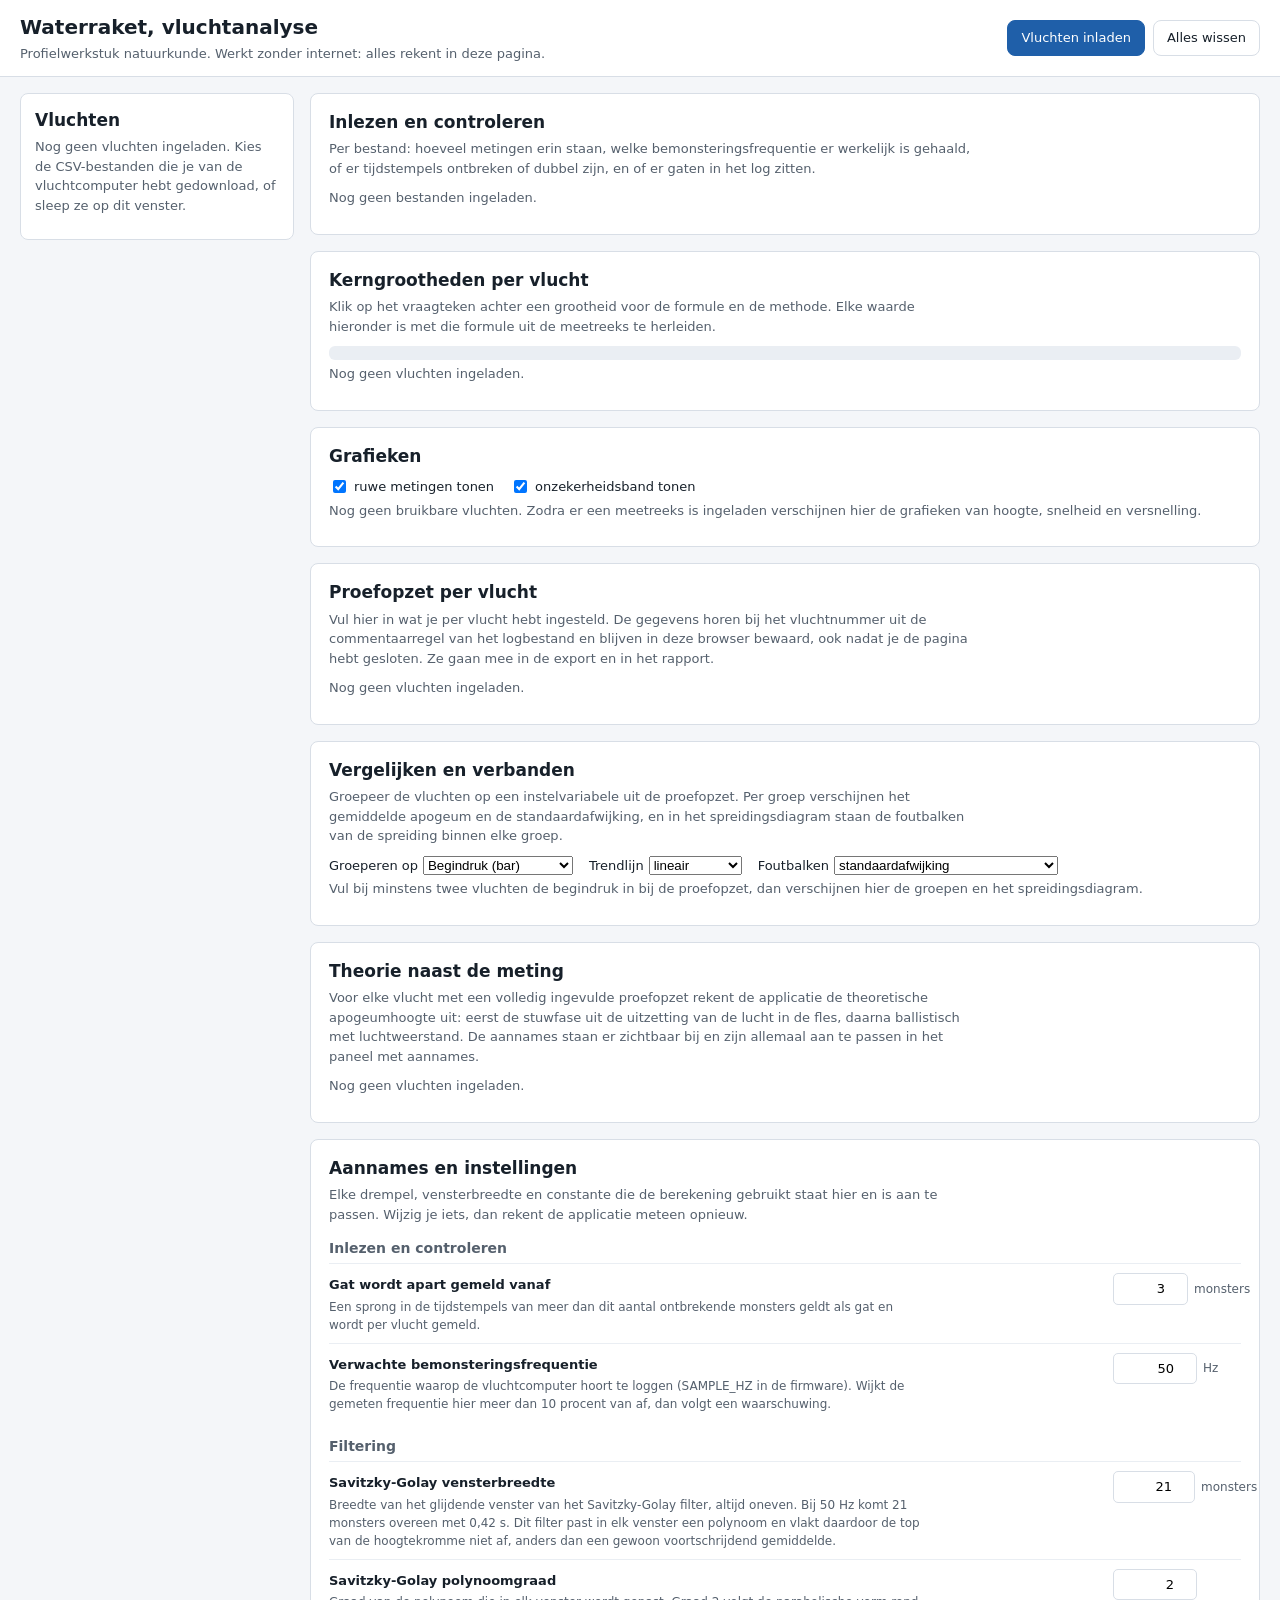
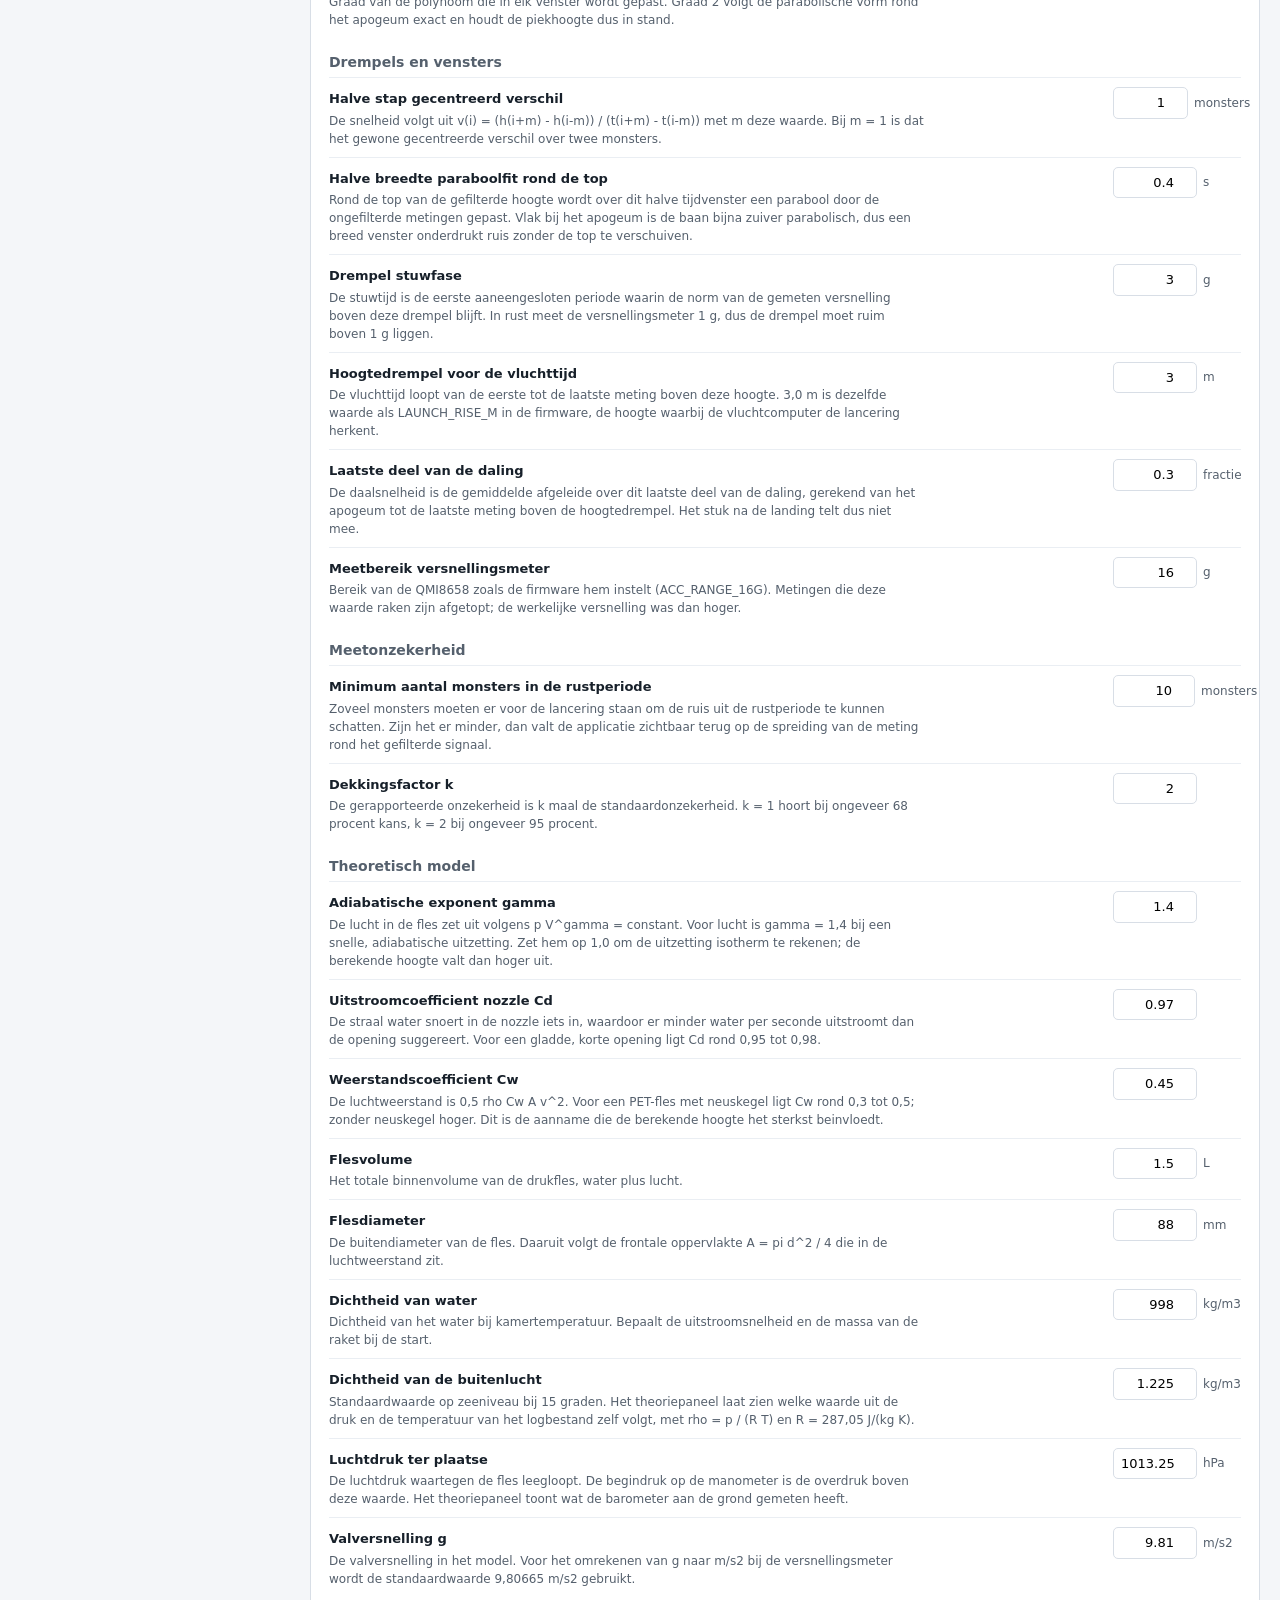
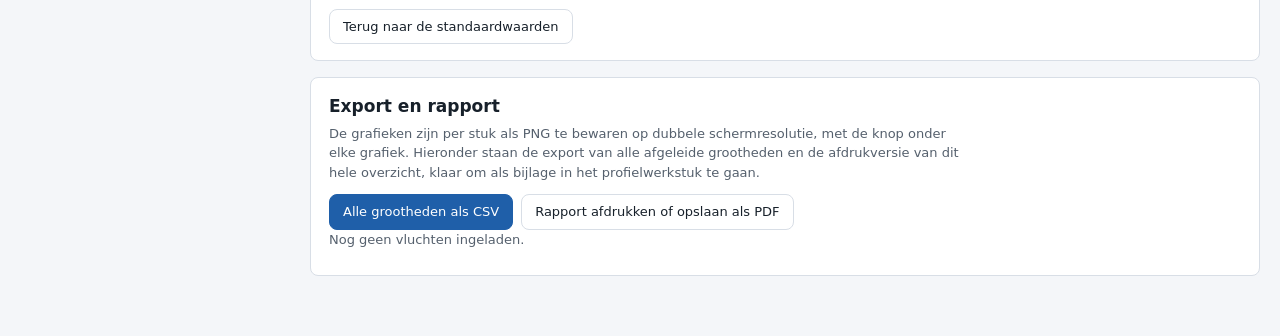
<file: webapp/index.html>
<!DOCTYPE html>
<html lang="nl">
<head>
<meta charset="utf-8">
<meta name="viewport" content="width=device-width, initial-scale=1">
<title>Waterraket - vluchtanalyse</title>
<link rel="stylesheet" href="stijl.css">
</head>
<body>

<header class="kop">
  <div class="kop-titel">
    <h1>Waterraket, vluchtanalyse</h1>
    <p class="onder">Profielwerkstuk natuurkunde. Werkt zonder internet: alles rekent in deze pagina.</p>
  </div>
  <div class="kop-knoppen">
    <label class="knop primair" for="bestanden">Vluchten inladen</label>
    <input type="file" id="bestanden" accept=".csv,text/csv" multiple hidden>
    <button type="button" class="knop" id="knop-wis-vluchten">Alles wissen</button>
  </div>
</header>

<div class="werkblad">

  <aside class="zijbalk" id="zijbalk">
    <h2>Vluchten</h2>
    <p class="leeg" id="geen-vluchten">
      Nog geen vluchten ingeladen. Kies de CSV-bestanden die je van de vluchtcomputer hebt
      gedownload, of sleep ze op dit venster.
    </p>
    <ul class="vluchtenlijst" id="vluchtenlijst"></ul>
  </aside>

  <main class="hoofd">

    <div class="printkop">
      <h1>Waterraket, vluchtanalyse</h1>
      <p id="printkop-onder"></p>
    </div>

    <section class="kaart" id="sectie-inlezen">
      <h2>Inlezen en controleren</h2>
      <p class="uitleg">
        Per bestand: hoeveel metingen erin staan, welke bemonsteringsfrequentie er werkelijk is
        gehaald, of er tijdstempels ontbreken of dubbel zijn, en of er gaten in het log zitten.
      </p>
      <div id="inleesrapport"></div>
    </section>

    <section class="kaart" id="sectie-grootheden">
      <h2>Kerngrootheden per vlucht</h2>
      <p class="uitleg">
        Klik op het vraagteken achter een grootheid voor de formule en de methode. Elke waarde
        hieronder is met die formule uit de meetreeks te herleiden.
      </p>
      <div id="filterregel" class="filterregel"></div>
      <div id="groothedentabel"></div>
    </section>

    <section class="kaart" id="sectie-grafieken">
      <h2>Grafieken</h2>
      <div class="regelknoppen niet-printen">
        <label><input type="checkbox" id="toon-ruw" checked> ruwe metingen tonen</label>
        <label><input type="checkbox" id="toon-band" checked> onzekerheidsband tonen</label>
      </div>
      <div id="grafieken"></div>
    </section>

    <section class="kaart" id="sectie-proefopzet">
      <h2>Proefopzet per vlucht</h2>
      <p class="uitleg">
        Vul hier in wat je per vlucht hebt ingesteld. De gegevens horen bij het vluchtnummer uit
        de commentaarregel van het logbestand en blijven in deze browser bewaard, ook nadat je de
        pagina hebt gesloten. Ze gaan mee in de export en in het rapport.
      </p>
      <div id="proefopzet"></div>
    </section>

    <section class="kaart" id="sectie-vergelijken">
      <h2>Vergelijken en verbanden</h2>
      <p class="uitleg">
        Groepeer de vluchten op een instelvariabele uit de proefopzet. Per groep verschijnen het
        gemiddelde apogeum en de standaardafwijking, en in het spreidingsdiagram staan de
        foutbalken van de spreiding binnen elke groep.
      </p>
      <div class="regelknoppen niet-printen">
        <label>Groeperen op
          <select id="groepeer-op"></select>
        </label>
        <label>Trendlijn
          <select id="trendsoort">
            <option value="geen">geen</option>
            <option value="lineair" selected>lineair</option>
            <option value="kwadratisch">kwadratisch</option>
          </select>
        </label>
        <label>Foutbalken
          <select id="foutbalksoort">
            <option value="sd" selected>standaardafwijking</option>
            <option value="sem">standaardfout van het gemiddelde</option>
          </select>
        </label>
      </div>
      <div id="vergelijken"></div>
    </section>

    <section class="kaart" id="sectie-theorie">
      <h2>Theorie naast de meting</h2>
      <p class="uitleg">
        Voor elke vlucht met een volledig ingevulde proefopzet rekent de applicatie de
        theoretische apogeumhoogte uit: eerst de stuwfase uit de uitzetting van de lucht in de
        fles, daarna ballistisch met luchtweerstand. De aannames staan er zichtbaar bij en zijn
        allemaal aan te passen in het paneel met aannames.
      </p>
      <div id="theorie"></div>
    </section>

    <section class="kaart" id="paneel-aannames">
      <h2>Aannames en instellingen</h2>
      <p class="uitleg">
        Elke drempel, vensterbreedte en constante die de berekening gebruikt staat hier en is aan
        te passen. Wijzig je iets, dan rekent de applicatie meteen opnieuw.
      </p>
      <div id="aannames-inhoud"></div>
      <div class="knoppenrij">
        <button type="button" class="knop" id="knop-herstel-aannames">Terug naar de standaardwaarden</button>
      </div>
    </section>

    <section class="kaart" id="sectie-rapport">
      <h2>Export en rapport</h2>
      <p class="uitleg">
        De grafieken zijn per stuk als PNG te bewaren op dubbele schermresolutie, met de knop
        onder elke grafiek. Hieronder staan de export van alle afgeleide grootheden en de
        afdrukversie van dit hele overzicht, klaar om als bijlage in het profielwerkstuk te gaan.
      </p>
      <div class="knoppenrij">
        <button type="button" class="knop primair" id="knop-csv">Alle grootheden als CSV</button>
        <button type="button" class="knop" id="knop-print">Rapport afdrukken of opslaan als PDF</button>
      </div>
      <div id="rapport-inhoud"></div>
    </section>

  </main>
</div>

<div class="sleepvlak" id="sleepvlak"><span>Laat los om de vluchten in te laden</span></div>

<script src="js/kern/getal.js"></script>
<script src="js/kern/parameters.js"></script>
<script src="js/kern/csv.js"></script>
<script src="js/kern/signaal.js"></script>
<script src="js/kern/analyse.js"></script>
<script src="js/kern/statistiek.js"></script>
<script src="js/kern/theorie.js"></script>
<script src="js/ui/grafiek.js"></script>
<script src="js/ui/opslag.js"></script>
<script src="js/ui/export.js"></script>
<script src="js/app.js"></script>
</body>
</html>
</file>
<file: webapp/stijl.css>
/*
  stijl.css  -  vormgeving van de vluchtanalyse

  Bewust rustig en op papier gericht: de rapportweergave moet zonder
  bijstellen op A4 uit de printer komen.
*/

:root {
  --inkt:        #17202a;
  --inkt-zacht:  #55606d;
  --lijn:        #d8dee6;
  --lijn-zacht:  #eaeef3;
  --vlak:        #ffffff;
  --achtergrond: #f4f6f9;
  --accent:      #1f5fa9;
  --accent-zacht:#e8f0fa;
  --waarschuw:   #a55a00;
  --waarschuw-vlak: #fdf3e3;
  --fout:        #a3271f;
  --fout-vlak:   #fbeceb;
  --goed:        #1d6b3f;
  --radius: 8px;
}

* { box-sizing: border-box; }

html, body {
  margin: 0;
  padding: 0;
  background: var(--achtergrond);
  color: var(--inkt);
  font: 15px/1.5 system-ui, -apple-system, "Segoe UI", Roboto, "Helvetica Neue", Arial, sans-serif;
  font-variant-numeric: tabular-nums;
}

h1 { font-size: 20px; margin: 0; }
h2 { font-size: 17px; margin: 0 0 4px; }
h3 { font-size: 15px; margin: 18px 0 6px; }
h4 { font-size: 14px; margin: 14px 0 4px; color: var(--inkt-zacht); }

p { margin: 0 0 10px; }
.onder { color: var(--inkt-zacht); font-size: 13px; margin: 2px 0 0; }
.uitleg { color: var(--inkt-zacht); font-size: 13px; max-width: 78ch; }
.leeg { color: var(--inkt-zacht); font-size: 13px; }

/* ---------- kop ---------- */
.kop {
  display: flex; align-items: center; justify-content: space-between; gap: 16px;
  padding: 12px 20px;
  background: var(--vlak);
  border-bottom: 1px solid var(--lijn);
  position: sticky; top: 0; z-index: 20;
}
.kop-knoppen { display: flex; gap: 8px; flex-wrap: wrap; }

.knop {
  display: inline-block;
  border: 1px solid var(--lijn);
  background: var(--vlak);
  color: var(--inkt);
  border-radius: var(--radius);
  padding: 7px 13px;
  font: inherit;
  font-size: 13px;
  cursor: pointer;
}
.knop:hover { background: var(--lijn-zacht); }
.knop.primair { background: var(--accent); border-color: var(--accent); color: #fff; }
.knop.primair:hover { background: #17497f; }
.knop:disabled { opacity: .5; cursor: default; }
.knoppenrij { display: flex; gap: 8px; flex-wrap: wrap; margin-top: 12px; }

/* ---------- indeling ---------- */
.werkblad { display: flex; align-items: flex-start; gap: 16px; padding: 16px 20px 60px; }
.zijbalk {
  flex: 0 0 274px; position: sticky; top: 74px;
  background: var(--vlak); border: 1px solid var(--lijn); border-radius: var(--radius);
  padding: 14px;
  max-height: calc(100vh - 96px); overflow: auto;
}
.hoofd { flex: 1 1 auto; min-width: 0; display: flex; flex-direction: column; gap: 16px; }
.kaart {
  background: var(--vlak); border: 1px solid var(--lijn); border-radius: var(--radius);
  padding: 16px 18px;
}

/* ---------- vluchtenlijst ---------- */
.vluchtenlijst { list-style: none; margin: 10px 0 0; padding: 0; }
.vluchtenlijst li {
  display: flex; align-items: flex-start; gap: 8px;
  padding: 8px 6px; border-top: 1px solid var(--lijn-zacht);
}
.vluchtenlijst li:first-child { border-top: none; }
.vluchtenlijst .naam { font-weight: 600; font-size: 14px; }
.vluchtenlijst .detail { color: var(--inkt-zacht); font-size: 12px; }
.vluchtenlijst .kleurbal {
  width: 12px; height: 12px; border-radius: 3px; flex: 0 0 auto; margin-top: 4px;
}
.vluchtenlijst .rest { flex: 1 1 auto; min-width: 0; }
.vluchtenlijst .weg {
  border: none; background: none; color: var(--inkt-zacht); cursor: pointer;
  font-size: 16px; line-height: 1; padding: 2px 4px;
}
.vluchtenlijst .weg:hover { color: var(--fout); }

/* ---------- meldingen ---------- */
.melding {
  border-radius: 6px; padding: 8px 11px; font-size: 13px; margin: 6px 0;
  border: 1px solid transparent;
}
.melding.waarschuwing { background: var(--waarschuw-vlak); border-color: #f0d9ae; color: var(--waarschuw); }
.melding.fout        { background: var(--fout-vlak);      border-color: #f0c3bf; color: var(--fout); }
.melding.goed        { background: #eaf5ee;               border-color: #bfe0cb; color: var(--goed); }
.melding strong { font-weight: 600; }

/* ---------- tabellen ---------- */
table.data { border-collapse: collapse; width: 100%; font-size: 13px; margin: 8px 0 4px; }
table.data th, table.data td {
  border-bottom: 1px solid var(--lijn-zacht); padding: 6px 8px; text-align: left; vertical-align: top;
}
table.data th { color: var(--inkt-zacht); font-weight: 600; white-space: nowrap; }
table.data td.getal, table.data th.getal { text-align: right; white-space: nowrap; }
table.data tbody tr:hover { background: var(--lijn-zacht); }

/* ---------- grootheden ---------- */
.filterregel {
  font-size: 12px; color: var(--inkt-zacht); background: var(--lijn-zacht);
  border-radius: 6px; padding: 7px 10px; margin: 8px 0 4px;
}
.vraagteken {
  border: 1px solid var(--lijn); background: var(--vlak); color: var(--accent);
  border-radius: 50%; width: 18px; height: 18px; line-height: 1; padding: 0;
  font-size: 11px; font-weight: 700; cursor: pointer; vertical-align: 1px;
}
.vraagteken:hover { background: var(--accent-zacht); }
tr.toelichting td { background: var(--accent-zacht); }
tr.toelichting:hover td { background: var(--accent-zacht); }
.formule {
  font-family: ui-monospace, SFMono-Regular, Menlo, Consolas, monospace;
  font-size: 12.5px; background: var(--vlak); border: 1px solid var(--lijn);
  border-radius: 5px; padding: 6px 9px; margin-bottom: 6px; overflow-x: auto;
}
table.grootheden tr:not(.toelichting) td:first-child { white-space: nowrap; }
tr.toelichting td { white-space: normal; }
tr.toelichting .uitleg { max-width: none; margin: 0; }

/* ---------- theorie ---------- */
.aannamelijst ol { margin: 6px 0 0; padding-left: 22px; font-size: 13px; }
.aannamelijst li { margin: 5px 0; }
.aannamewaarde {
  font-family: ui-monospace, SFMono-Regular, Menlo, Consolas, monospace;
  font-size: 12px; background: var(--lijn-zacht); border-radius: 4px; padding: 1px 5px;
  white-space: nowrap;
}
.fitblok { margin-top: 8px; }

/* ---------- proefopzet ---------- */
table.proefopzet input {
  width: 88px; padding: 5px 7px; border: 1px solid var(--lijn); border-radius: 5px;
  font: inherit; font-size: 13px; text-align: right;
}
table.proefopzet input.tekstveld { width: 100%; min-width: 160px; text-align: left; }
table.proefopzet td { vertical-align: middle; }
table.proefopzet .naam { font-weight: 600; }
table.proefopzet .detail { font-size: 11px; color: var(--inkt-zacht); }

/* ---------- grafieken ---------- */
.regelknoppen { display: flex; gap: 16px; flex-wrap: wrap; margin: 8px 0 4px; font-size: 13px; }
.regelknoppen label { display: inline-flex; align-items: center; gap: 5px; }
figure.grafiek {
  margin: 12px 0; border: 1px solid var(--lijn); border-radius: var(--radius);
  padding: 6px; background: var(--vlak); overflow-x: auto;
}
figure.grafiek canvas { display: block; max-width: 100%; }
figure.grafiek figcaption {
  font-size: 12px; color: var(--inkt-zacht); padding: 4px 6px 2px;
  display: flex; justify-content: space-between; align-items: center; gap: 10px;
}

/* ---------- inleesrapport ---------- */
.bestandblok { border: 1px solid var(--lijn); border-radius: var(--radius); padding: 12px 14px; margin: 12px 0; }
.bestandblok > h3 { margin-top: 0; }
.kerncijfers { display: flex; flex-wrap: wrap; gap: 18px; margin: 6px 0 10px; }
.kerncijfer .waarde { font-size: 17px; font-weight: 600; }
.kerncijfer .naam { font-size: 12px; color: var(--inkt-zacht); }

/* ---------- aannames ---------- */
.aannamegroep { margin: 14px 0 0; }
.aannamerij {
  display: grid; grid-template-columns: 1fr 128px; gap: 8px 14px;
  align-items: start; padding: 9px 0; border-top: 1px solid var(--lijn-zacht);
}
.aannamerij label { font-size: 13px; font-weight: 600; }
.aannamerij .uitleg { font-size: 12px; margin: 2px 0 0; }
.aannamerij .invoervak { display: flex; align-items: center; gap: 6px; }
.aannamerij input {
  width: 84px; padding: 5px 7px; border: 1px solid var(--lijn); border-radius: 5px;
  font: inherit; font-size: 13px; text-align: right;
}
.aannamerij .eenheid { font-size: 12px; color: var(--inkt-zacht); min-width: 34px; }

/* ---------- sleepvlak ---------- */
.sleepvlak {
  position: fixed; inset: 0; display: none; align-items: center; justify-content: center;
  background: rgba(31, 95, 169, .12); border: 3px dashed var(--accent); z-index: 50;
  font-size: 18px; color: var(--accent); font-weight: 600;
}
.sleepvlak.aan { display: flex; }

/* ---------- afdrukken ---------- */
.printkop { display: none; }

@page { size: A4 portrait; margin: 14mm 12mm; }

@media print {
  html, body { background: #fff; font-size: 10pt; }
  .kop, .zijbalk, .sleepvlak, .knop, .knoppenrij, .regelknoppen,
  .vraagteken, .niet-printen { display: none !important; }
  .werkblad { display: block; padding: 0; }
  .hoofd { display: block; }

  .printkop { display: block; margin: 0 0 8mm; border-bottom: 1.5pt solid #17202a; padding-bottom: 3mm; }
  .printkop h1 { font-size: 16pt; }
  .printkop p { font-size: 9pt; color: #55606d; margin: 2mm 0 0; }

  .kaart {
    border: none; padding: 0; margin: 0 0 9mm;
    break-inside: auto; page-break-inside: auto;
  }
  h2 {
    font-size: 12.5pt; border-bottom: 0.5pt solid #d8dee6; padding-bottom: 1mm;
    break-after: avoid; page-break-after: avoid;
  }
  h3, h4 { break-after: avoid; page-break-after: avoid; }
  p, li { orphans: 3; widows: 3; }

  /* op papier moet elke tabel binnen de bladbreedte blijven: koppen en cellen
     mogen dus afbreken, ook al staan ze op het scherm op een regel */
  table.data {
    font-size: 8pt; break-inside: auto;
    width: 100%; table-layout: fixed;
  }
  table.data thead { display: table-header-group; }
  table.data tr { break-inside: avoid; page-break-inside: avoid; }
  table.data tbody tr:hover { background: none; }
  table.data th, table.data td {
    white-space: normal !important;
    overflow-wrap: anywhere; word-break: break-word;
    padding: 3px 4px;
  }
  table.grootheden tr td:first-child { white-space: normal !important; }
  tr.toelichting { display: none; }
  .formule {
    white-space: pre-wrap; overflow-wrap: anywhere; overflow-x: visible; font-size: 8pt;
  }
  .aannamewaarde { white-space: normal; }

  /* een grafiek nooit over twee bladzijden verdelen en nooit breder dan het blad */
  figure.grafiek {
    border: 0.5pt solid #d8dee6; padding: 2mm; margin: 4mm 0;
    break-inside: avoid; page-break-inside: avoid;
    overflow: visible;
  }
  figure.grafiek canvas { width: 100% !important; height: auto !important; }
  figure.grafiek figcaption { font-size: 8.5pt; }

  .melding { border: 0.5pt solid #999; break-inside: avoid; }
  .filterregel { background: none; border: 0.5pt solid #d8dee6; }
  .formule, .aannamewaarde { background: none; border: 0.5pt solid #d8dee6; }
  /* invoervelden worden op papier gewone tekst, zonder rand en zonder minimumbreedte */
  table.proefopzet input,
  table.proefopzet input.tekstveld {
    border: none; padding: 0; background: none;
    width: 100%; min-width: 0; max-width: 100%;
    -webkit-appearance: none; appearance: none;
  }
  table.proefopzet input { text-align: right; }
  table.proefopzet input.tekstveld { text-align: left; }
}
</file>
